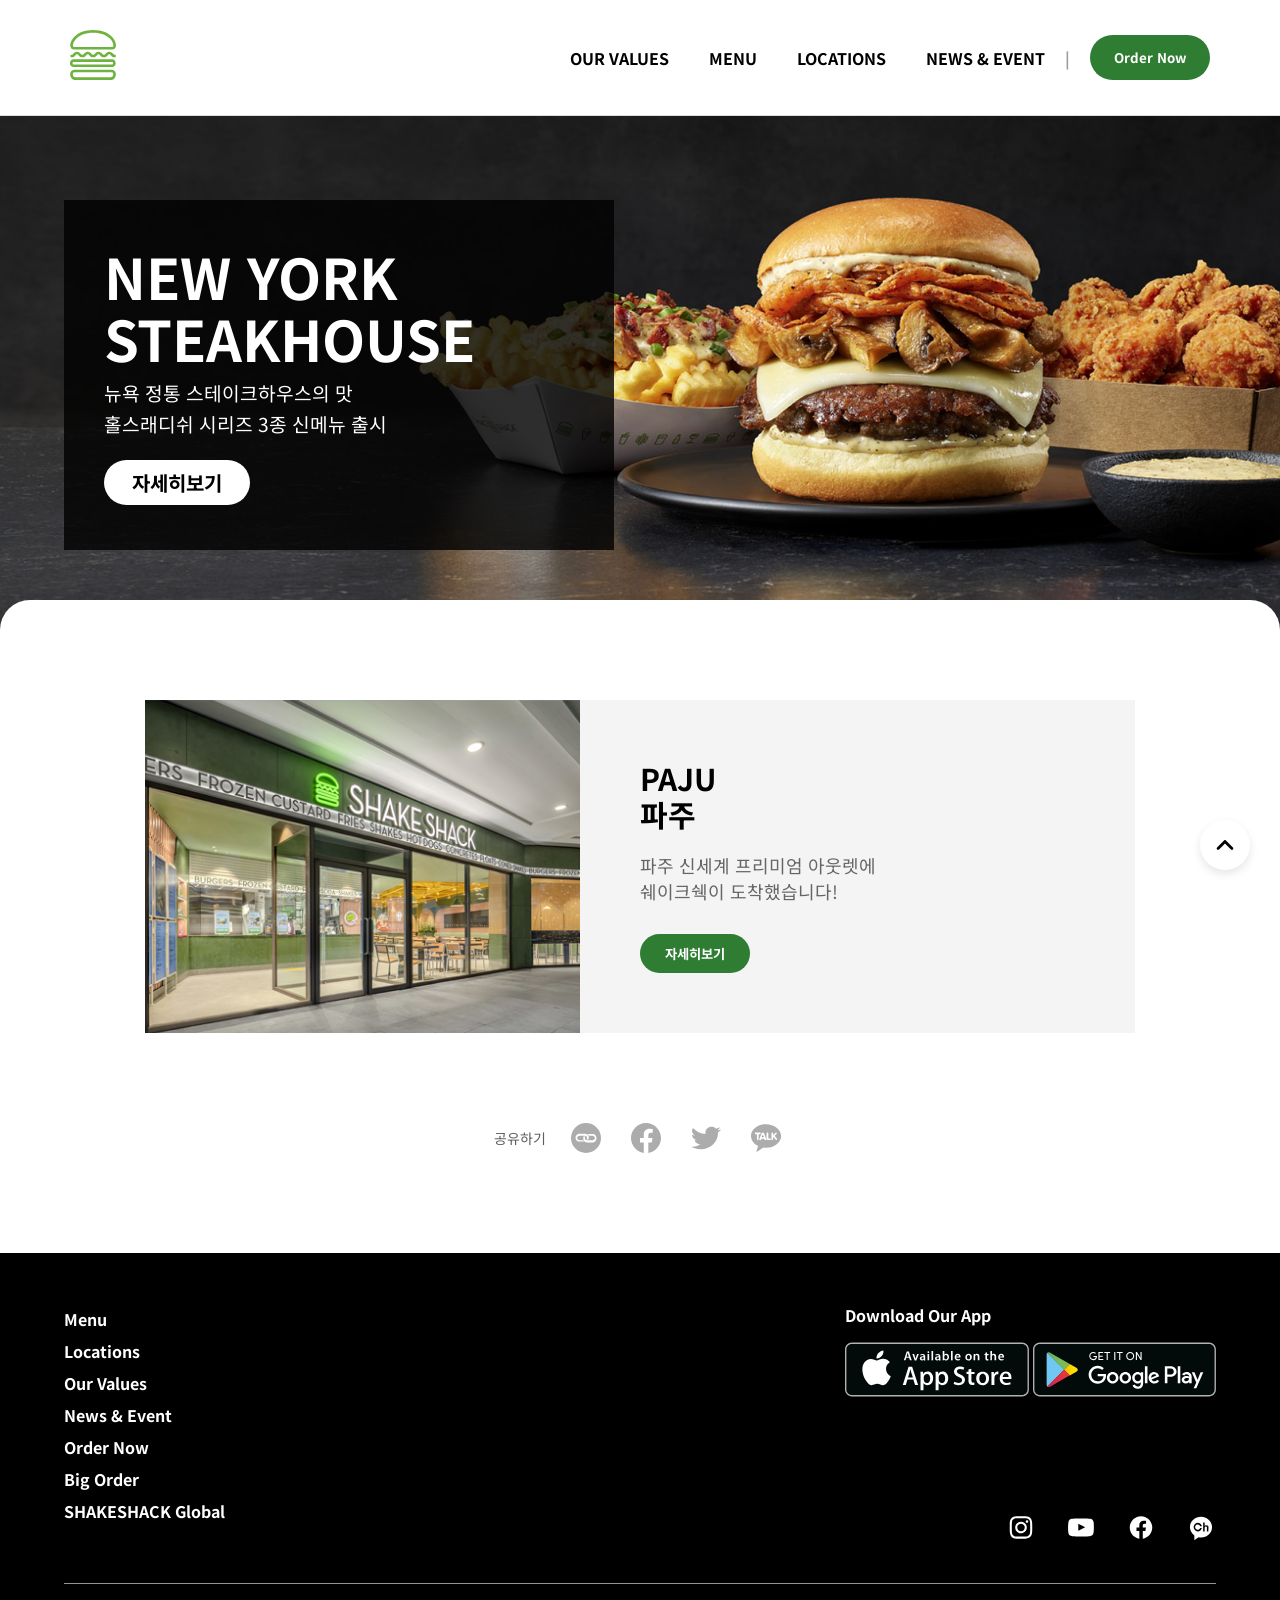
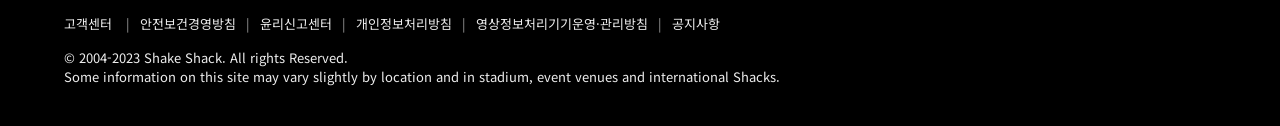
<file: index.html>
<!DOCTYPE html>
<html lang="ko">

<head>
  <meta charset="UTF-8">
  <title>쉑쉑버거 클론코딩</title>
  <!-- <link rel="stylesheet" href="sub.css">
  <link rel="stylesheet" href="grid.css">
  <link rel="stylesheet" href="main.css">
  <link rel="stylesheet" href="fonts.css">
  <link rel="stylesheet" href="popup.css">
  <link rel="stylesheet" href="reset.css">
  <link rel="stylesheet" href="commom.css">
  <link rel="stylesheet" href="layout.css">
  <link rel="stylesheet" href="swiper.css"> -->
  <link rel="stylesheet" href="style3.css">
</head>

<body>

  <header id="main-header">
    <div class="top-bar">
      <div class="top-content">
        <span>Follow us</span>
        <div class="sns-icons">
          <img src="image/icon_insta.svg" alt="instagram">
          <img src="image/icon_youtube.svg" alt="youtube">
          <img src="image/icon_facebook.svg" alt="facebook">
          <img src="image/icon_kakao.svg" alt="kakao">
        </div>
      </div>
    </div>

    <nav class="main-nav">
      <div class="logo">
        <a href="index.html">
        <img src="image/ss_logo.svg" alt="쉑쉑로고"></a>
      </div>
      <ul class="menu-list">
        <li class="hover-menu">
          <span class="text-origin">OUR VALUES</span>
          <span class="text-hover">브랜드스토리</span>
        </li>
        <li class="hover-menu">
          <span class="text-origin">MENU</span>
          <span class="text-hover">메뉴</span>
        </li>
        <li class="hover-menu">
          <span class="text-origin">LOCATIONS</span>
          <span class="text-hover">매장안내</span>
        </li>
        <li class="hover-menu">
          <span class="text-origin">NEWS &amp; EVENT</span>
          <span class="text-hover">뉴스&amp;이벤트</span>
        </li>
      </ul>
      <button class="order-btn">
        <span class="btn-origin">Order Now</span>
        <span class="btn-hover">주문하기</span>
      </button>

    </nav>

    <a href="#top" class="btn-goto-top">
  <img src="image/icon_arrow-top.svg" alt="위로 가기">
</a>
  </header>

  <section class="hero" id="slider">
    <div class="slides-container">
    <div class="slide-item" id="slide-1">
    <div class="hero-text">
      <h1><b>NEW YORK<br>STEAKHOUSE</b></h1>
      <p>뉴욕 정통 스테이크하우스의 맛<br> 홀스래디쉬 시리즈 3종 신메뉴 출시</p>
      <a href="index1.html" class="detail-link">자세히보기</a>
    </div>
    <a href="#slide-4" class="slide-arrow prev-btn"><span class="arrow-left"></span></a>
    <a href="#slide-2" class="slide-arrow next-btn"><span class="arrow-right"></span></a>
      </div>
    <div class="slide-item" id="slide-2">
      <div class="hero-text">
        <h1><b>SHACK ALL DAY</b></h1>
        <p>하루 종일, 더 풍성하게!<br>쉑 올데이 세트 혜택을 만나보세요</p>
        <button>자세히보기</button>
      </div>
      <a href="#slide-1" class="slide-arrow prev-btn"><span class="arrow-left"></span></a>
      <a href="#slide-3" class="slide-arrow next-btn"><span class="arrow-right"></span></a>
    </div>
<div class="slide-item" id="slide-3">
     <div class="hero-text">
        <h1><b>FROM GRILL TO<BR> GREATNESS,<BR> OUR BEEF PATTY<BR>STORY</b></h1>
        <button>자세히보기</button>
      </div>
      <a href="#slide-2" class="slide-arrow prev-btn"><span class="arrow-left"></span></a>
      <a href="#slide-4" class="slide-arrow next-btn"><span class="arrow-right"></span></a>
    </div>
<div class="slide-item" id="slide-4">
  <a href="#slide-3" class="slide-arrow prev-btn"><span class="arrow-left"></span></a>
  <a href="#slide-1" class="slide-arrow next-btn"><span class="arrow-right"></span></a>
  
</div></div>

  </section>

  <section class="promotion">
    <div class="promotion-inner">
      <div class="promotion-container">
        <div class="promotion-img">
          <img src="image/location_banner_paju_251223.jpg" alt="파주점 이미지">
        </div>

        <div class="container-text">
          <h2>PAJU<br>파주</h2>
          <p>파주 신세계 프리미엄 아웃렛에<br>쉐이크쉑이 도착했습니다!</p>
          <button class="detail-btn">자세히보기</button>
        </div>
      </div>
      <div class="row-bar">
        <div class="row-content">
          <span>공유하기</span>
          <div class="share-icons">
            <img src="image/icon_share_link.svg" alt="link">
            <img src="image/icon_share_facebook.svg" alt="facebook">
            <img src="image/icon_share_twitter.svg" alt="twitter">
            <img src="image/icon_share_kakaotalk.svg" alt="kakao">
          </div>
        </div>
      </div>
    </div>
  </section>

  <footer id="footer">
    <div class="footer-inner">
      <div class="footer-top">
        <nav class="footer-menu">
          <ul>
            <li><a href="#">Menu</a></li>
            <li><a href="#">Locations</a></li>
            <li><a href="#">Our Values</a></li>
            <li><a href="#">News & Event</a></li>
            <li><a href="#">Order Now</a></li>
            <li><a href="#">Big Order</a></li>
            <li><a href="#">SHAKESHACK Global</a></li>
          </ul>
        </nav>

        <div class="footer-right">
          <div class="app-links">
            <p>Download Our App</p>
            <img src="image/app_appstore.svg" alt="App Store">
            <img src="image/app_googleplay.svg" alt="Google Play">
          </div>
          <div class="sns-links">
            <img src="image/icon_insta.svg" alt="Instagram">
            <img src="image/icon_youtube.svg" alt="Youtube">
            <img src="image/icon_facebook.svg" alt="Facebook">
            <img src="image/icon_kakao.svg" alt="Kakao">
          </div>
        </div>
      </div>

      <div class="footer-bottom">
        <ul class="policy-menu">
          <li><a href="#">고객센터 </a></li>
          <li><a href="#">안전보건경영방침</a></li>
          <li><a href="#">윤리신고센터</a></li>
          <li><a href="#">개인정보처리방침</a></li>
          <li><a href="#">영상정보처리기기운영·관리방침</a></li>
          <li><a href="#">공지사항</a></li>
        </ul>
        <p class="copyright">© 2004-2023 Shake Shack. All rights Reserved.</p>
        <p class="copyright">Some information on this site may vary slightly by location and in stadium, event venues
          and international Shacks.</p>
      </div>
    </div>
  </footer>



  <!--
<footer role="contentinfo" id="footer">
   <div class="layout-grid grid-cnt-common">
         <div class="footer-wrap">
            <div class="footer-top">
               <nav role="navigation" aria-label="Main Navigation" id="block-footer" class="quickMenu">
                  <ul class="body-normal">
                     <li><a href="/sub/menu.jsp#tab1">Menu</a></li>
                     <li><a href="/sub/location/location.jsp">Locations</a></li>
                     <li><a href="/sub/values.jsp">Our Values</a></li>
                     <li><a href="/sub/newsnevent.jsp">News &amp; Event</a></li>
                     <li><a href="/sub/order.jsp">Order Now</a></li>
                     <li><a href="/bigorder.jsp">Big Order</a></li>
                     <li><a href="https://www.shakeshack.com/" target="_blank" rel="noopener noreferrer">SHAKESHACK Global</a></li>
                  </ul>
               </nav>
               <div class="footer-right">
                  <nav role="navigation" aria-label="Main Navigation" id="block-footer" class="appLink">
                     <p>Download Our App</p>
                     <ul>
                        <li class="appstore"><a href="https://api.happypointcard.com/page/happy-story/happy-story-view.spc?idx=2477&amp;share=Y" target="_blank" rel="noopener noreferrer">App Store</a></li>
                        <li class="google"><a href="https://api.happypointcard.com/page/happy-story/happy-story-view.spc?idx=2477&amp;share=Y" target="_blank" rel="noopener noreferrer">Google Play</a></li>
                     </ul>
                  </nav>
                  <nav role="navigation" aria-label="Main Navigation" id="block-footer" class="snsLink">
                     <ul>
                        <li class="insta"><a href="https://www.instagram.com/shakeshackkr/" target="_blank" rel="noopener noreferrer">Instagram</a></li>
                        <li class="youtube"><a href="https://www.youtube.com/channel/UCw86ggEkvY8_RXpvCFjNS6g" target="_blank" rel="noopener noreferrer">Youtube</a></li>
                        <li class="facebook"><a href="https://www.facebook.com/shakeshackkorea" target="_blank" rel="noopener noreferrer">Facebook</a></li>
                        <li class="kakao"><a href="https://pf.kakao.com/_xdlBDj" target="_blank" rel="noopener noreferrer">Kakao Channel</a></li>
                     </ul>
                  </nav>
               </div>
            </div>
            <div class="footer-bot">
               <nav role="navigation" aria-label="Main Navigation" id="block-footer" class="botMenu">
                  <ul class="policy body-s-normal-kr">
                     <li><a href="/sub/cs.jsp">고객센터</a></li>
               <li><a href="/sub/safety.jsp">안전보건경영방침</a></li>
                     <li><a href="https://www.spc.co.kr/compliance/hotline " target="_blank" rel="noopener noreferrer">윤리신고센터</a></li>
                     <li><a href="/sub/personal.jsp">개인정보처리방침</a></li>
                     <li><a href="/sub/cctv.jsp">영상정보처리기기운영·관리방침</a></li>
                     <li><a href="/sub/notice_list.jsp">공지사항</a></li>
                  </ul>
               </nav>
               <p class="copyright engReg body-s-normal">
                  <sup>©</sup>2004-2023 Shake Shack. All rights Reserved.
               </p>
               <p class="info engReg body-s-normal">
                  Some information on this site may vary slightly by location and in stadium, event venues and international Shacks.
               </p>
            </div>
         </div>
   </div>
</footer>-->



  <!-- <div
    style="height: 2000px; padding-top: 200px; text-align: center;">
  </div> -->

  <script>
    window.addEventListener('scroll', function () {
      const header = document.getElementById('main-header');
      if (window.scrollY > 50) {
        header.classList.add('scrolled');
      } else {
        header.classList.remove('scrolled');
      }
    });
  </script>
</body>

</html>
</file>
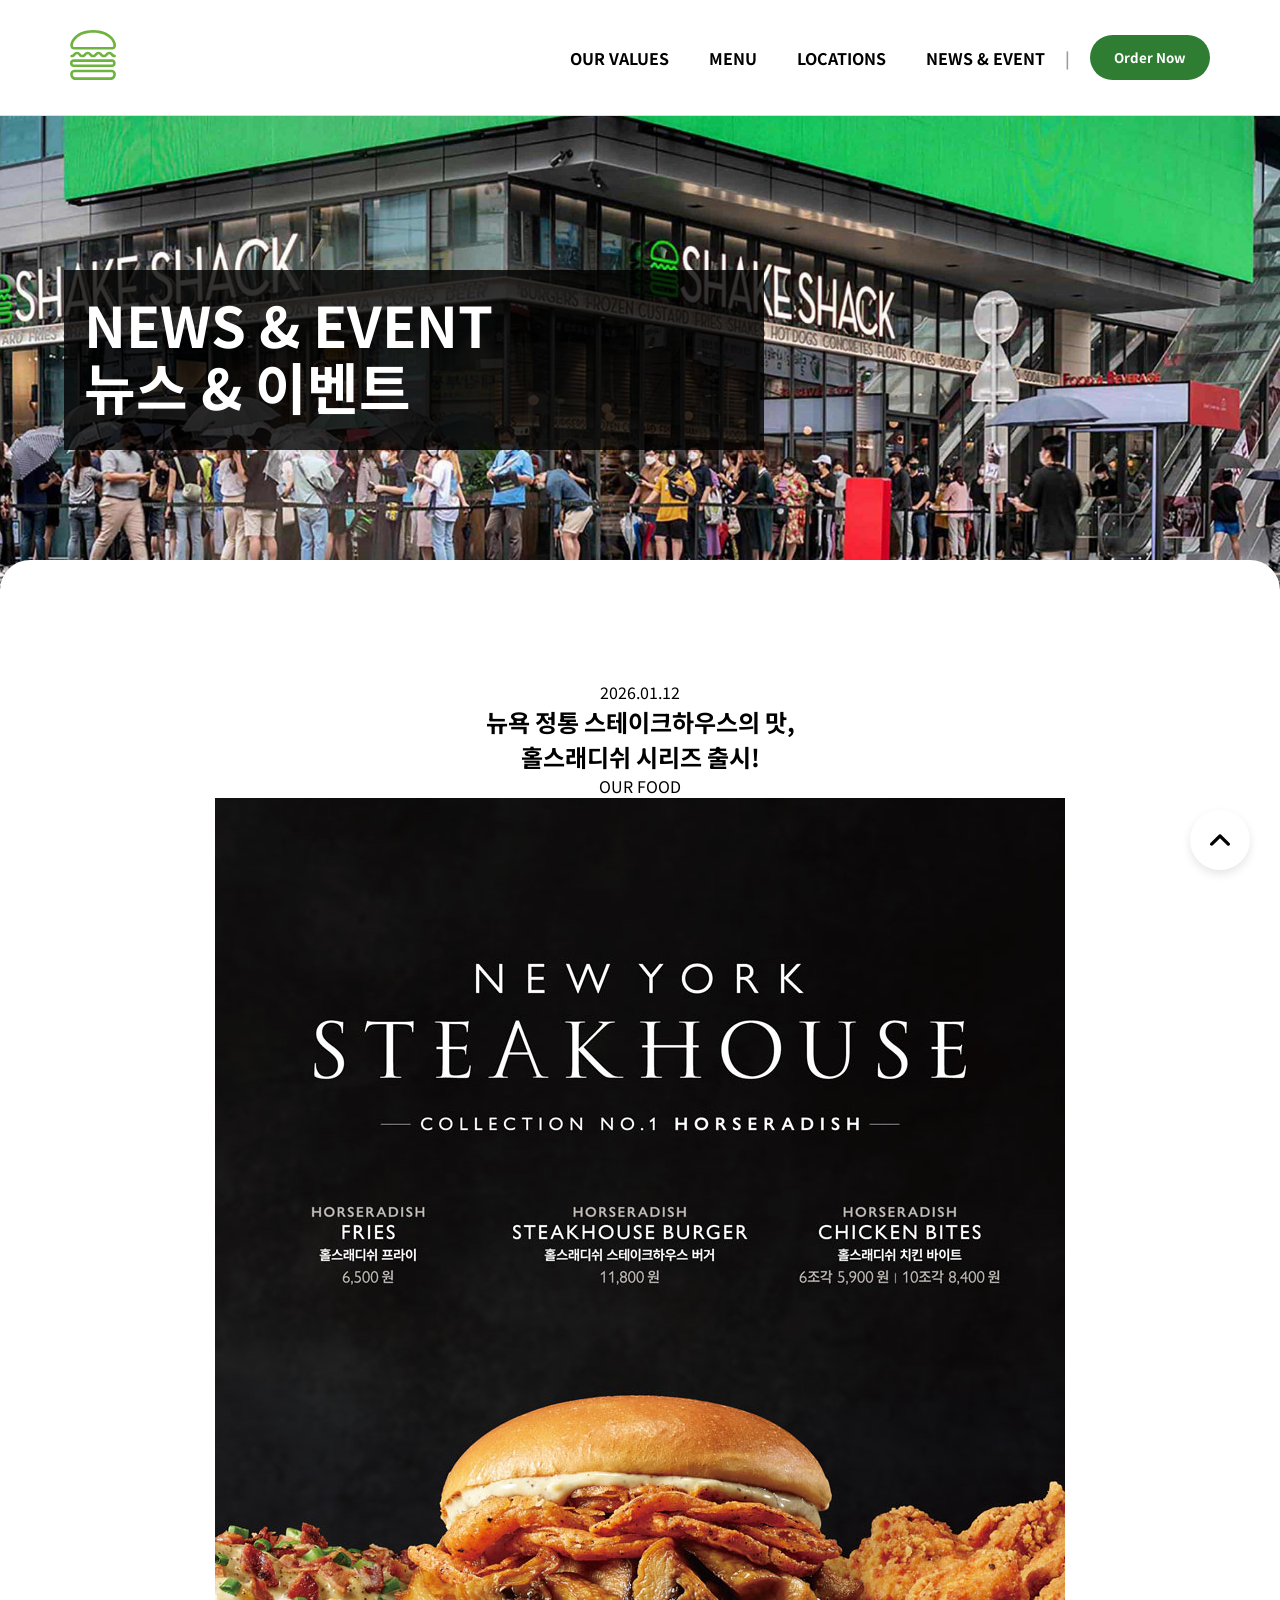
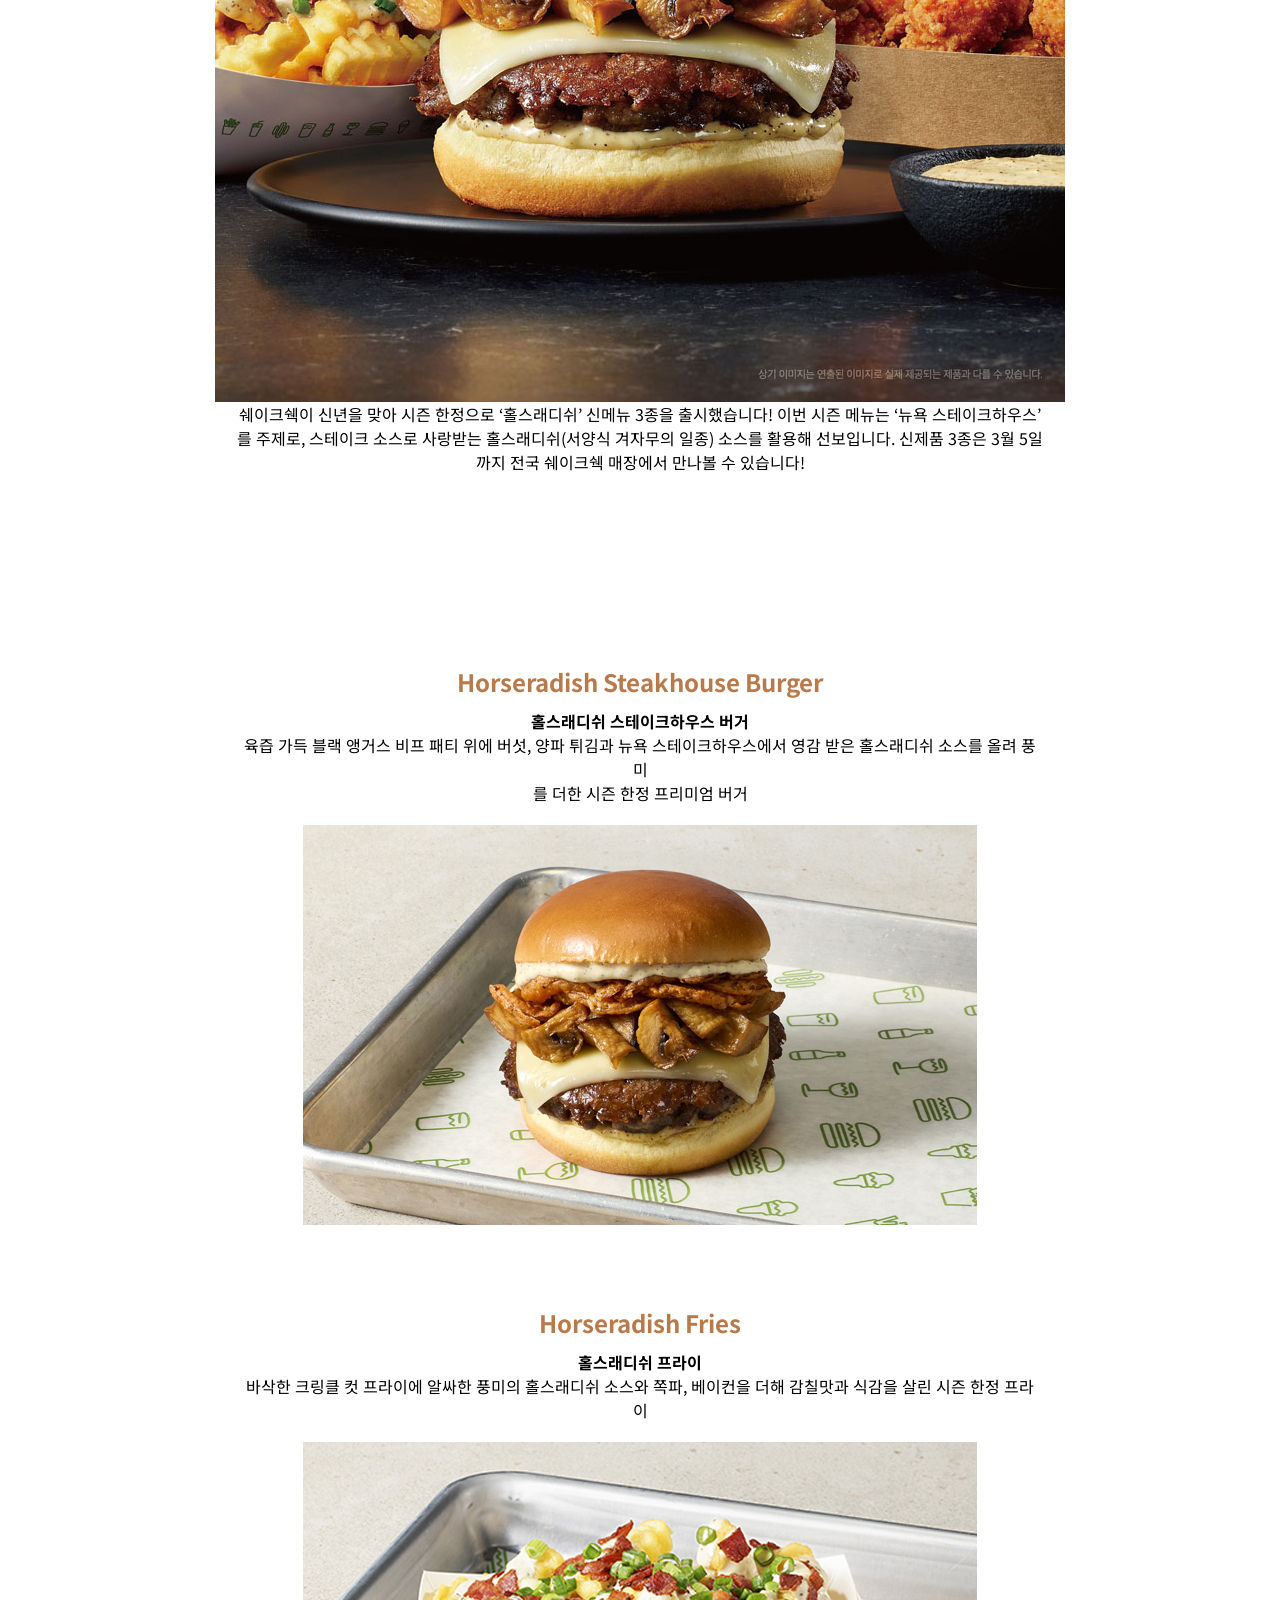
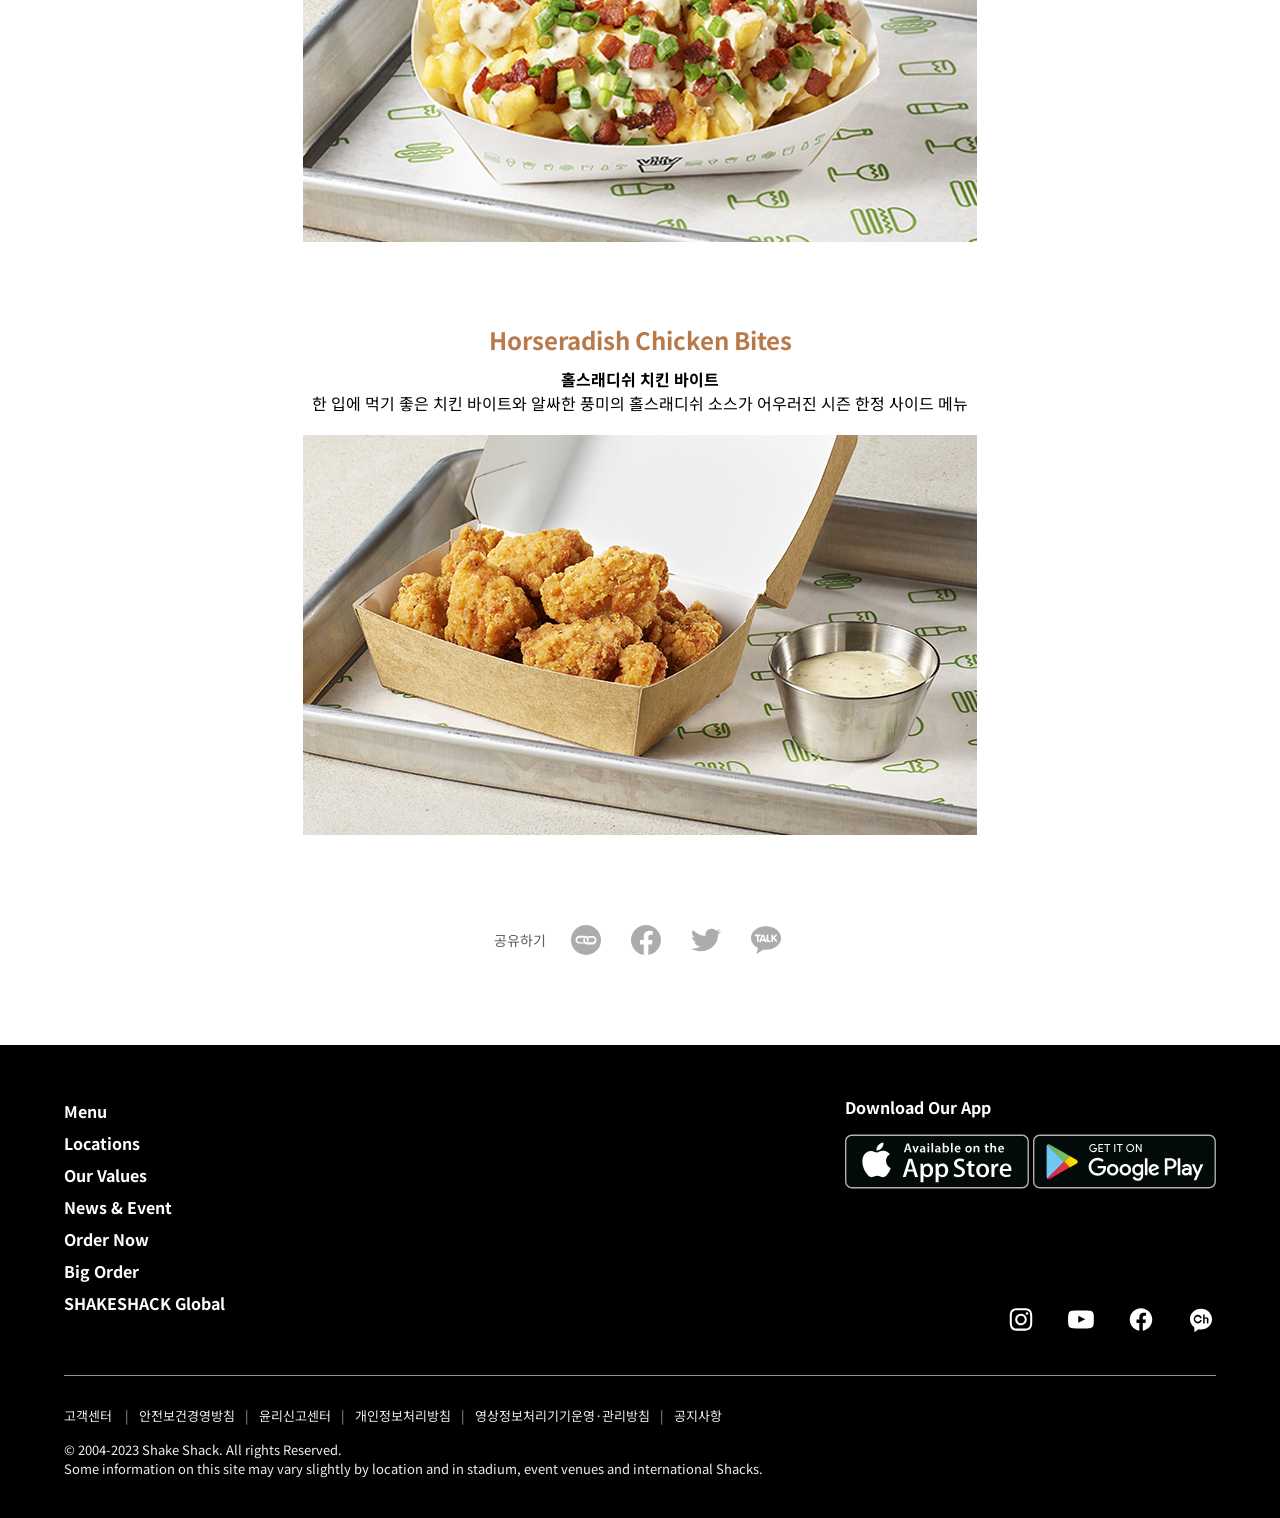
<file: index1.html>
<!DOCTYPE html>
<html lang="en">
<head>
  <meta charset="UTF-8">
  <meta name="viewport" content="width=device-width, initial-scale=1.0">
  <title>menu-detail1</title>
  <link rel="stylesheet" href="style3-1.css">
</head>
<body>
  <header id="main-header">
    <div class="top-bar">
      <div class="top-content">
        <span>Follow us</span>
        <div class="sns-icons">
          <img src="image/icon_insta.svg" alt="instagram">
          <img src="image/icon_youtube.svg" alt="youtube">
          <img src="image/icon_facebook.svg" alt="facebook">
          <img src="image/icon_kakao.svg" alt="kakao">
        </div>
      </div>
    </div>

    <nav class="main-nav">
      <div class="logo">
        <a href="index.html">
        <img src="image/ss_logo.svg" alt="쉑쉑로고"></a>
      </div>
      <ul class="menu-list">
        <li class="hover-menu">
          <span class="text-origin">OUR VALUES</span>
          <span class="text-hover">브랜드스토리</span>
        </li>
        <li class="hover-menu">
          <span class="text-origin">MENU</span>
          <span class="text-hover">메뉴</span>
        </li>
        <li class="hover-menu">
          <span class="text-origin">LOCATIONS</span>
          <span class="text-hover">매장안내</span>
        </li>
        <li class="hover-menu">
          <span class="text-origin">NEWS &amp; EVENT</span>
          <span class="text-hover">뉴스&amp;이벤트</span>
        </li>
      </ul>
      <button class="order-btn">
        <span class="btn-origin">Order Now</span>
        <span class="btn-hover">주문하기</span>
      </button>

    </nav>

    <a href="#top" class="btn-goto-top">
  <img src="image/icon_arrow-top.svg" alt="위로 가기">
</a>
  </header>
<main style="height: 2000px; padding-top: 110px;">
  <Section class="main-visual">
    <div class="topview">
      <div class="newstitle">
        <h1><b>NEWS &amp; EVENT <br> 뉴스 &amp; 이벤트</b></h1>
      </div>
    </div>
  </Section>
  <div class="promotion">
<div class="content-box">
  <section class="post-header">
    <p class="post-date">2026.01.12</p>
    <h1 class="post-title">뉴욕 정통 스테이크하우스의 맛,<br>홀스래디쉬 시리즈 출시!</h1>
    <p class="post-category">OUR FOOD</p>
    <img src="image/blog_view_260112.jpg" alt="메인 홍보 이미지">
    <p class="post-intro">
    쉐이크쉑이 신년을 맞아 시즌 한정으로 ‘홀스래디쉬’ 신메뉴 3종을 출시했습니다! 이번 시즌 메뉴는 ‘뉴욕 스테이크하우스’<br>를 주제로, 스테이크 소스로 사랑받는 홀스래디쉬(서양식 겨자무의 일종) 소스를 활용해 선보입니다. 신제품 3종은 3월 5일<br>까지 전국 쉐이크쉑 매장에서 만나볼 수 있습니다!</p>
  </section>
</div>
  <section class="post-body">
    <h2>Horseradish Steakhouse Burger</h2>
    <p><b>홀스래디쉬 스테이크하우스 버거</b><br>
    육즙 가득 블랙 앵거스 비프 패티 위에 버섯, 양파 튀김과 뉴욕 스테이크하우스에서 영감 받은 홀스래디쉬 소스를 올려 풍미<br>를 더한 시즌 한정 프리미엄 버거</p>
    <img src="image/burger_260112.jpg" alt="burger">
    <h2>Horseradish Fries</h2>
    <p><b>홀스래디쉬 프라이</b><br>바삭한 크링클 컷 프라이에 알싸한 풍미의 홀스래디쉬 소스와 쪽파, 베이컨을 더해 감칠맛과 식감을 살린 시즌 한정 프라이</p>
    <img src="image/fries_260112.jpg" alt="feies">
    <h2>Horseradish Chicken Bites</h2>
    <p><b>홀스래디쉬 치킨 바이트</b><br>한 입에 먹기 좋은 치킨 바이트와 알싸한 풍미의 홀스래디쉬 소스가 어우러진 시즌 한정 사이드 메뉴</p>
    <img src="image/chicken_260112.jpg" alt="Chicken">
    

<div class="row-bar">
        <div class="row-content">
          <span>공유하기</span>
          <div class="share-icons">
            <img src="image/icon_share_link.svg" alt="link">
            <img src="image/icon_share_facebook.svg" alt="facebook">
            <img src="image/icon_share_twitter.svg" alt="twitter">
            <img src="image/icon_share_kakaotalk.svg" alt="kakao">
          </div>
        </div>
      </div>
      
  </section>
</main>




<footer id="footer">
    <div class="footer-inner">
      <div class="footer-top">
        <nav class="footer-menu">
          <ul>
            <li><a href="#">Menu</a></li>
            <li><a href="#">Locations</a></li>
            <li><a href="#">Our Values</a></li>
            <li><a href="#">News & Event</a></li>
            <li><a href="#">Order Now</a></li>
            <li><a href="#">Big Order</a></li>
            <li><a href="#">SHAKESHACK Global</a></li>
          </ul>
        </nav>

        <div class="footer-right">
          <div class="app-links">
            <p>Download Our App</p>
            <img src="image/app_appstore.svg" alt="App Store">
            <img src="image/app_googleplay.svg" alt="Google Play">
          </div>
          <div class="sns-links">
            <img src="image/icon_insta.svg" alt="Instagram">
            <img src="image/icon_youtube.svg" alt="Youtube">
            <img src="image/icon_facebook.svg" alt="Facebook">
            <img src="image/icon_kakao.svg" alt="Kakao">
          </div>
        </div>
      </div>

      <div class="footer-bottom">
        <ul class="policy-menu">
          <li><a href="#">고객센터 </a></li>
          <li><a href="#">안전보건경영방침</a></li>
          <li><a href="#">윤리신고센터</a></li>
          <li><a href="#">개인정보처리방침</a></li>
          <li><a href="#">영상정보처리기기운영·관리방침</a></li>
          <li><a href="#">공지사항</a></li>
        </ul>
        <p class="copyright">© 2004-2023 Shake Shack. All rights Reserved.</p>
        <p class="copyright">Some information on this site may vary slightly by location and in stadium, event venues
          and international Shacks.</p>
      </div>
    </div>
  </footer>





<script>
    window.addEventListener('scroll', function () {
      const header = document.getElementById('main-header');
      if (window.scrollY > 50) {
        header.classList.add('scrolled');
      } else {
        header.classList.remove('scrolled');
      }
    });
  </script>
</body>
</html>
</file>
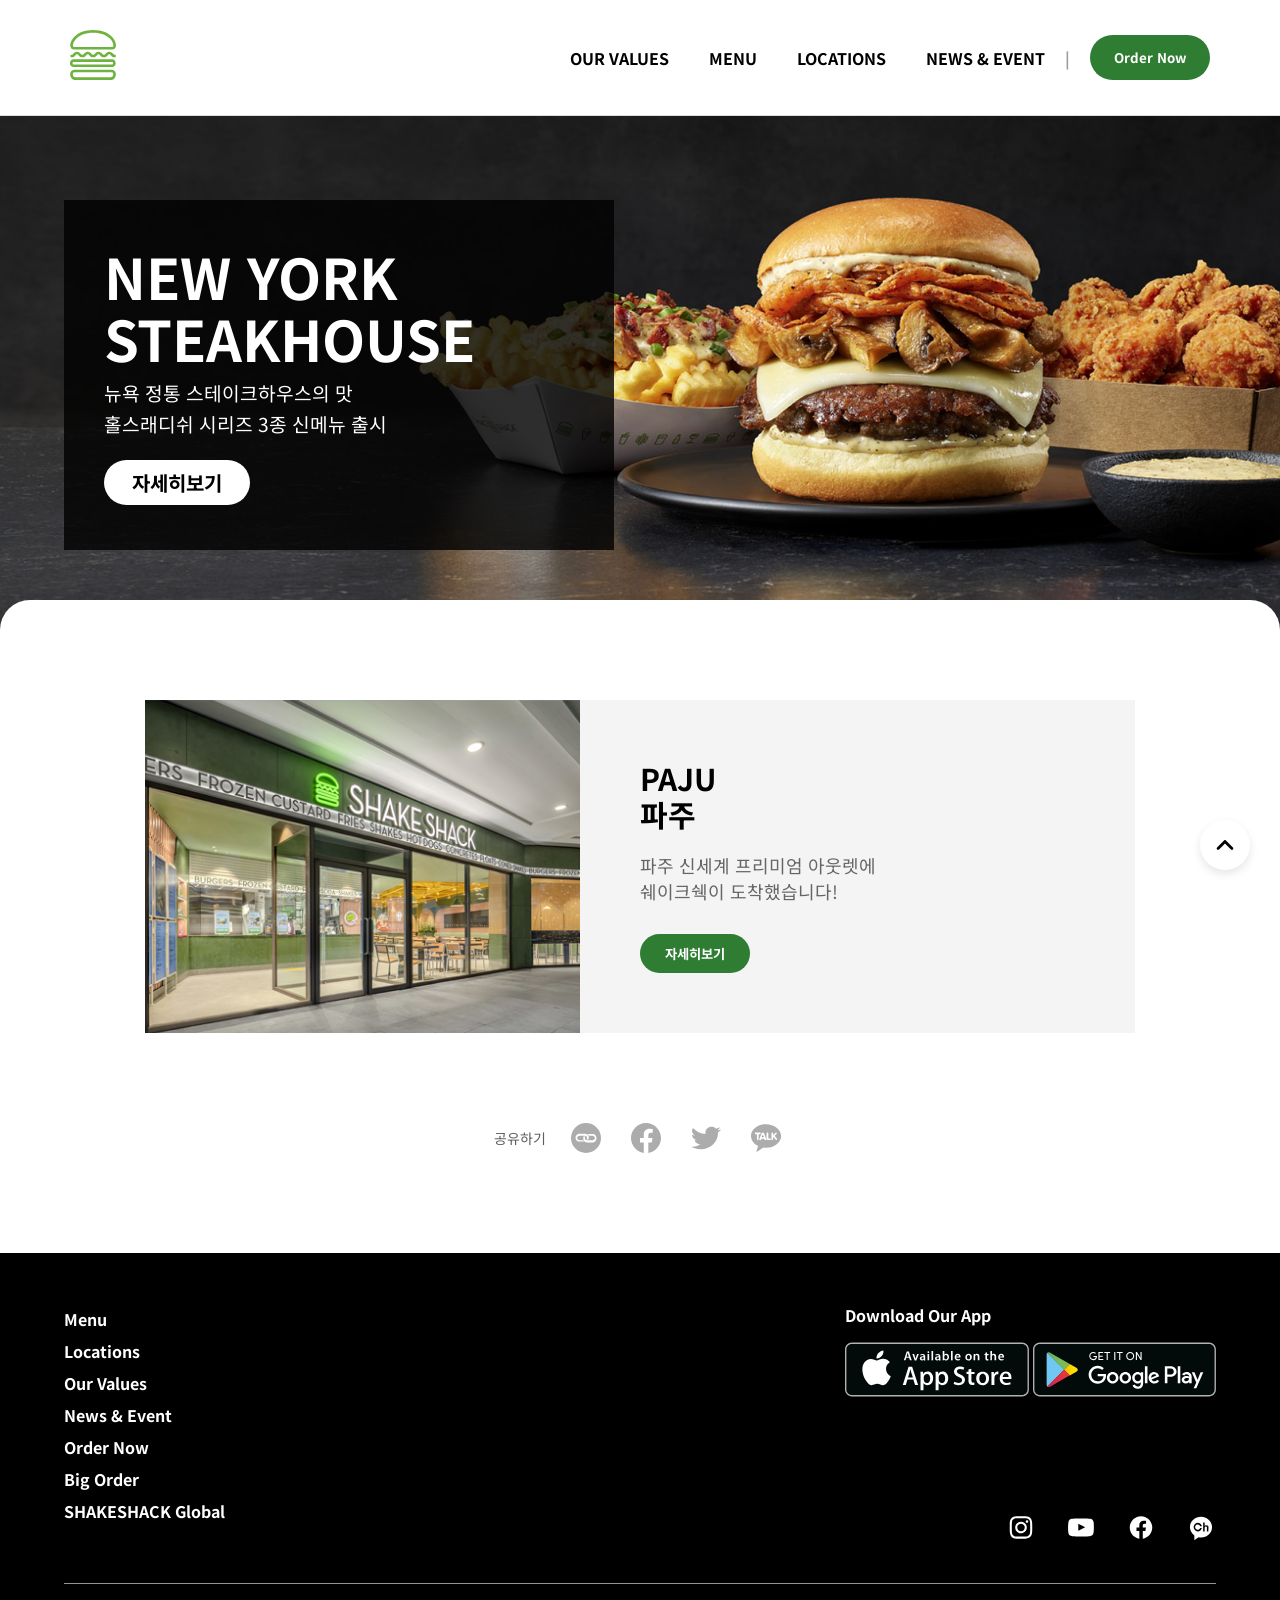
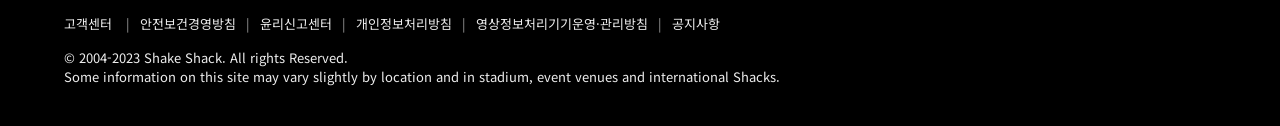
<file: index3.html>
<!DOCTYPE html>
<html lang="ko">

<head>
  <meta charset="UTF-8">
  <title>쉑쉑버거 클론코딩</title>
  <!-- <link rel="stylesheet" href="sub.css">
  <link rel="stylesheet" href="grid.css">
  <link rel="stylesheet" href="main.css">
  <link rel="stylesheet" href="fonts.css">
  <link rel="stylesheet" href="popup.css">
  <link rel="stylesheet" href="reset.css">
  <link rel="stylesheet" href="commom.css">
  <link rel="stylesheet" href="layout.css">
  <link rel="stylesheet" href="swiper.css"> -->
  <link rel="stylesheet" href="style3.css">
</head>

<body>

  <header id="main-header">
    <div class="top-bar">
      <div class="top-content">
        <span>Follow us</span>
        <div class="sns-icons">
          <img src="image/icon_insta.svg" alt="instagram">
          <img src="image/icon_youtube.svg" alt="youtube">
          <img src="image/icon_facebook.svg" alt="facebook">
          <img src="image/icon_kakao.svg" alt="kakao">
        </div>
      </div>
    </div>

    <nav class="main-nav">
      <div class="logo">
        <a href="index3.html">
        <img src="image/ss_logo.svg" alt="쉑쉑로고"></a>
      </div>
      <ul class="menu-list">
        <li class="hover-menu">
          <span class="text-origin">OUR VALUES</span>
          <span class="text-hover">브랜드스토리</span>
        </li>
        <li class="hover-menu">
          <span class="text-origin">MENU</span>
          <span class="text-hover">메뉴</span>
        </li>
        <li class="hover-menu">
          <span class="text-origin">LOCATIONS</span>
          <span class="text-hover">매장안내</span>
        </li>
        <li class="hover-menu">
          <span class="text-origin">NEWS &amp; EVENT</span>
          <span class="text-hover">뉴스&amp;이벤트</span>
        </li>
      </ul>
      <button class="order-btn">
        <span class="btn-origin">Order Now</span>
        <span class="btn-hover">주문하기</span>
      </button>

    </nav>

    <a href="#top" class="btn-goto-top">
  <img src="image/icon_arrow-top.svg" alt="위로 가기">
</a>
  </header>

  <section class="hero" id="slider">
    <div class="slides-container">
    <div class="slide-item" id="slide-1">
    <div class="hero-text">
      <h1><b>NEW YORK<br>STEAKHOUSE</b></h1>
      <p>뉴욕 정통 스테이크하우스의 맛<br> 홀스래디쉬 시리즈 3종 신메뉴 출시</p>
      <a href="menu.html" class="detail-link">자세히보기</a>
    </div>
    <a href="#slide-4" class="slide-arrow prev-btn"><span class="arrow-left"></span></a>
    <a href="#slide-2" class="slide-arrow next-btn"><span class="arrow-right"></span></a>
      </div>
    <div class="slide-item" id="slide-2">
      <div class="hero-text">
        <h1><b>SHACK ALL DAY</b></h1>
        <p>하루 종일, 더 풍성하게!<br>쉑 올데이 세트 혜택을 만나보세요</p>
        <button>자세히보기</button>
      </div>
      <a href="#slide-1" class="slide-arrow prev-btn"><span class="arrow-left"></span></a>
      <a href="#slide-3" class="slide-arrow next-btn"><span class="arrow-right"></span></a>
    </div>
<div class="slide-item" id="slide-3">
     <div class="hero-text">
        <h1><b>FROM GRILL TO<BR> GREATNESS,<BR> OUR BEEF PATTY<BR>STORY</b></h1>
        <button>자세히보기</button>
      </div>
      <a href="#slide-2" class="slide-arrow prev-btn"><span class="arrow-left"></span></a>
      <a href="#slide-4" class="slide-arrow next-btn"><span class="arrow-right"></span></a>
    </div>
<div class="slide-item" id="slide-4">
  <a href="#slide-3" class="slide-arrow prev-btn"><span class="arrow-left"></span></a>
  <a href="#slide-1" class="slide-arrow next-btn"><span class="arrow-right"></span></a>
  
</div></div>

  </section>

    <!-- <div class="hero-control">
      <button class="play-btn"><div class="play-shape"></div></button>
      <div class="indicator-bars">
        <a href="#slide-1"><img src="image/icon_paging_on.svg" alt="1"></a>
      <a href="#slide-2"><img src="image/icon_paging.svg" alt="2"></a>
      <a href="#slide-3"><img src="image/icon_paging.svg" alt="3"></a>
      <a href="#slide-4"><img src="image/icon_paging.svg" alt="4"></a>
    </div>
    </div> -->

  <section class="promotion">
    <div class="promotion-inner">
      <div class="promotion-container">
        <div class="promotion-img">
          <img src="image/location_banner_paju_251223.jpg" alt="파주점 이미지">
        </div>

        <div class="container-text">
          <h2>PAJU<br>파주</h2>
          <p>파주 신세계 프리미엄 아웃렛에<br>쉐이크쉑이 도착했습니다!</p>
          <button class="detail-btn">자세히보기</button>
        </div>
      </div>
      <div class="row-bar">
        <div class="row-content">
          <span>공유하기</span>
          <div class="share-icons">
            <img src="image/icon_share_link.svg" alt="link">
            <img src="image/icon_share_facebook.svg" alt="facebook">
            <img src="image/icon_share_twitter.svg" alt="twitter">
            <img src="image/icon_share_kakaotalk.svg" alt="kakao">
          </div>
        </div>
      </div>
    </div>
  </section>

  <footer id="footer">
    <div class="footer-inner">
      <div class="footer-top">
        <nav class="footer-menu">
          <ul>
            <li><a href="#">Menu</a></li>
            <li><a href="#">Locations</a></li>
            <li><a href="#">Our Values</a></li>
            <li><a href="#">News & Event</a></li>
            <li><a href="#">Order Now</a></li>
            <li><a href="#">Big Order</a></li>
            <li><a href="#">SHAKESHACK Global</a></li>
          </ul>
        </nav>

        <div class="footer-right">
          <div class="app-links">
            <p>Download Our App</p>
            <img src="image/app_appstore.svg" alt="App Store">
            <img src="image/app_googleplay.svg" alt="Google Play">
          </div>
          <div class="sns-links">
            <img src="image/icon_insta.svg" alt="Instagram">
            <img src="image/icon_youtube.svg" alt="Youtube">
            <img src="image/icon_facebook.svg" alt="Facebook">
            <img src="image/icon_kakao.svg" alt="Kakao">
          </div>
        </div>
      </div>

      <div class="footer-bottom">
        <ul class="policy-menu">
          <li><a href="#">고객센터 </a></li>
          <li><a href="#">안전보건경영방침</a></li>
          <li><a href="#">윤리신고센터</a></li>
          <li><a href="#">개인정보처리방침</a></li>
          <li><a href="#">영상정보처리기기운영·관리방침</a></li>
          <li><a href="#">공지사항</a></li>
        </ul>
        <p class="copyright">© 2004-2023 Shake Shack. All rights Reserved.</p>
        <p class="copyright">Some information on this site may vary slightly by location and in stadium, event venues
          and international Shacks.</p>
      </div>
    </div>
  </footer>



  <!--
<footer role="contentinfo" id="footer">
   <div class="layout-grid grid-cnt-common">
         <div class="footer-wrap">
            <div class="footer-top">
               <nav role="navigation" aria-label="Main Navigation" id="block-footer" class="quickMenu">
                  <ul class="body-normal">
                     <li><a href="/sub/menu.jsp#tab1">Menu</a></li>
                     <li><a href="/sub/location/location.jsp">Locations</a></li>
                     <li><a href="/sub/values.jsp">Our Values</a></li>
                     <li><a href="/sub/newsnevent.jsp">News &amp; Event</a></li>
                     <li><a href="/sub/order.jsp">Order Now</a></li>
                     <li><a href="/bigorder.jsp">Big Order</a></li>
                     <li><a href="https://www.shakeshack.com/" target="_blank" rel="noopener noreferrer">SHAKESHACK Global</a></li>
                  </ul>
               </nav>
               <div class="footer-right">
                  <nav role="navigation" aria-label="Main Navigation" id="block-footer" class="appLink">
                     <p>Download Our App</p>
                     <ul>
                        <li class="appstore"><a href="https://api.happypointcard.com/page/happy-story/happy-story-view.spc?idx=2477&amp;share=Y" target="_blank" rel="noopener noreferrer">App Store</a></li>
                        <li class="google"><a href="https://api.happypointcard.com/page/happy-story/happy-story-view.spc?idx=2477&amp;share=Y" target="_blank" rel="noopener noreferrer">Google Play</a></li>
                     </ul>
                  </nav>
                  <nav role="navigation" aria-label="Main Navigation" id="block-footer" class="snsLink">
                     <ul>
                        <li class="insta"><a href="https://www.instagram.com/shakeshackkr/" target="_blank" rel="noopener noreferrer">Instagram</a></li>
                        <li class="youtube"><a href="https://www.youtube.com/channel/UCw86ggEkvY8_RXpvCFjNS6g" target="_blank" rel="noopener noreferrer">Youtube</a></li>
                        <li class="facebook"><a href="https://www.facebook.com/shakeshackkorea" target="_blank" rel="noopener noreferrer">Facebook</a></li>
                        <li class="kakao"><a href="https://pf.kakao.com/_xdlBDj" target="_blank" rel="noopener noreferrer">Kakao Channel</a></li>
                     </ul>
                  </nav>
               </div>
            </div>
            <div class="footer-bot">
               <nav role="navigation" aria-label="Main Navigation" id="block-footer" class="botMenu">
                  <ul class="policy body-s-normal-kr">
                     <li><a href="/sub/cs.jsp">고객센터</a></li>
               <li><a href="/sub/safety.jsp">안전보건경영방침</a></li>
                     <li><a href="https://www.spc.co.kr/compliance/hotline " target="_blank" rel="noopener noreferrer">윤리신고센터</a></li>
                     <li><a href="/sub/personal.jsp">개인정보처리방침</a></li>
                     <li><a href="/sub/cctv.jsp">영상정보처리기기운영·관리방침</a></li>
                     <li><a href="/sub/notice_list.jsp">공지사항</a></li>
                  </ul>
               </nav>
               <p class="copyright engReg body-s-normal">
                  <sup>©</sup>2004-2023 Shake Shack. All rights Reserved.
               </p>
               <p class="info engReg body-s-normal">
                  Some information on this site may vary slightly by location and in stadium, event venues and international Shacks.
               </p>
            </div>
         </div>
   </div>
</footer>-->



  <!-- <div
    style="height: 2000px; padding-top: 200px; text-align: center;">
  </div> -->

  <script>
    window.addEventListener('scroll', function () {
      const header = document.getElementById('main-header');
      if (window.scrollY > 50) {
        header.classList.add('scrolled');
      } else {
        header.classList.remove('scrolled');
      }
    });
  </script>
</body>

</html>
</file>
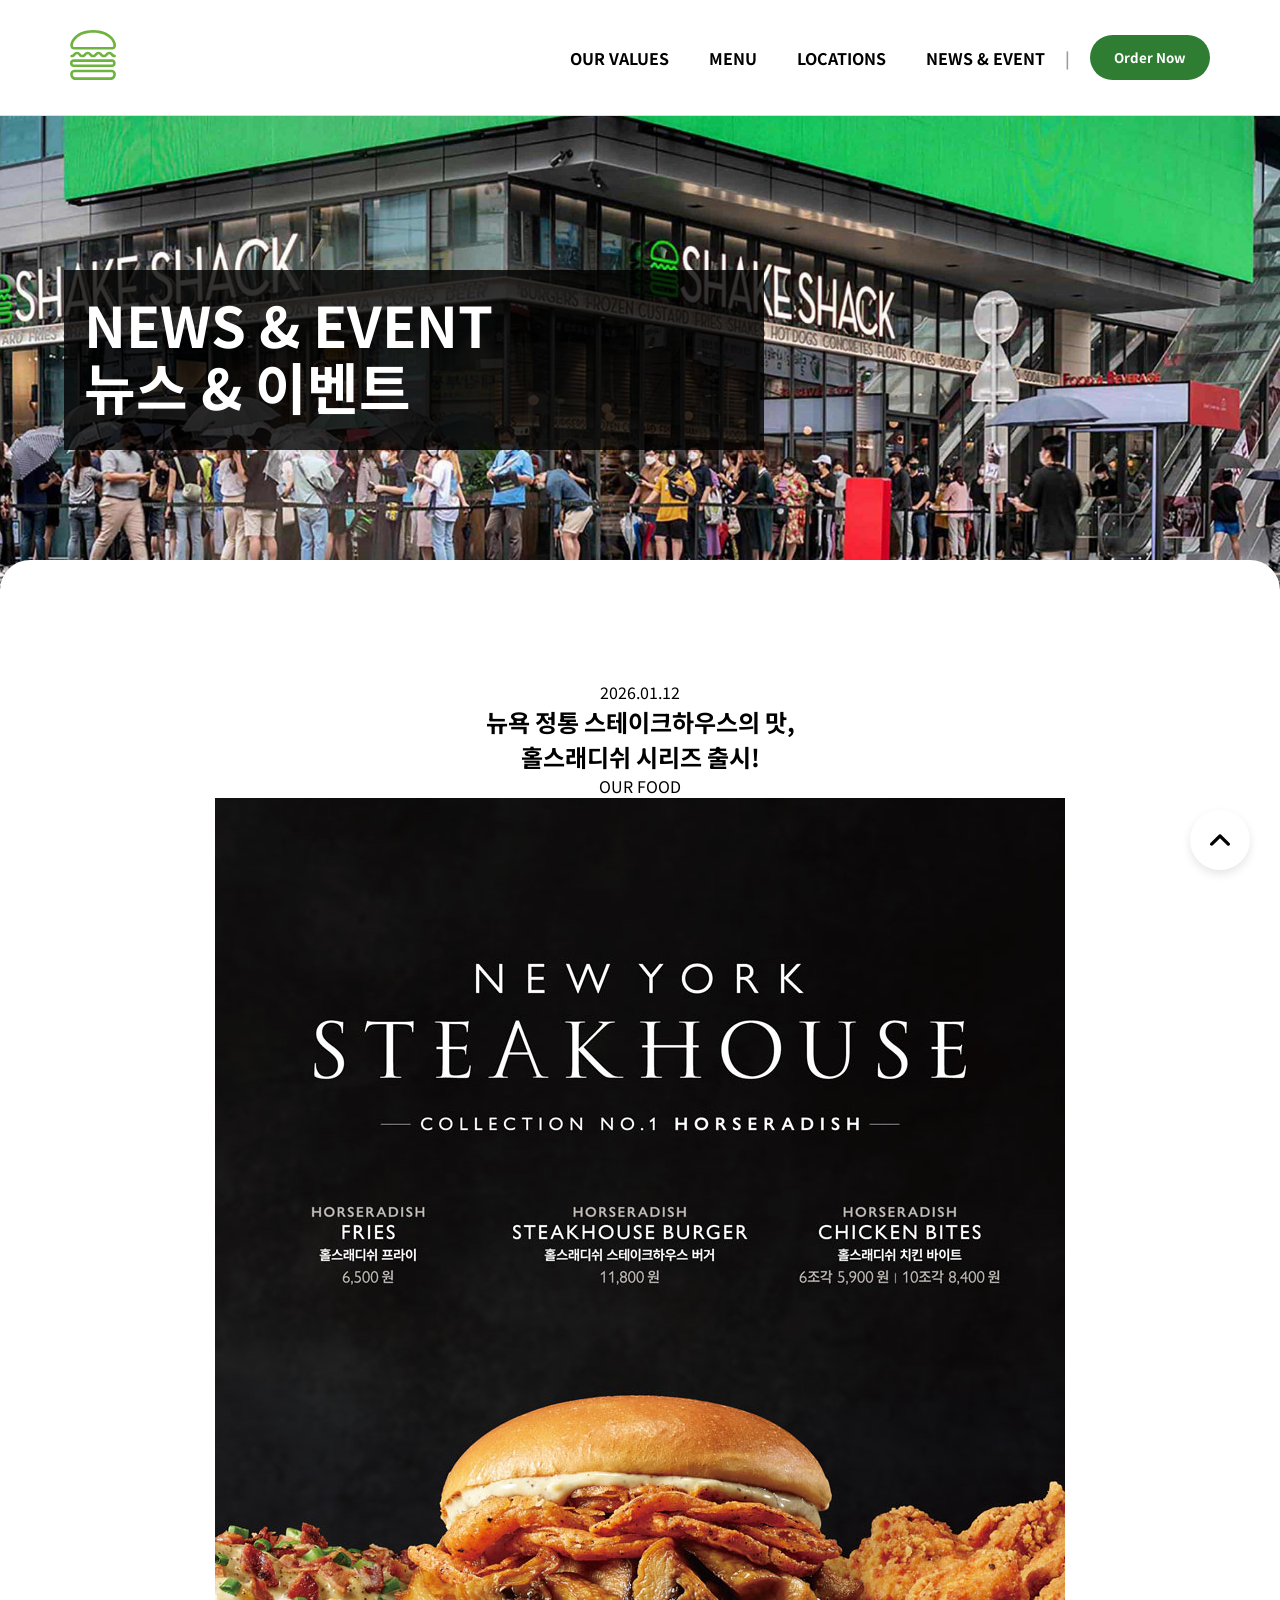
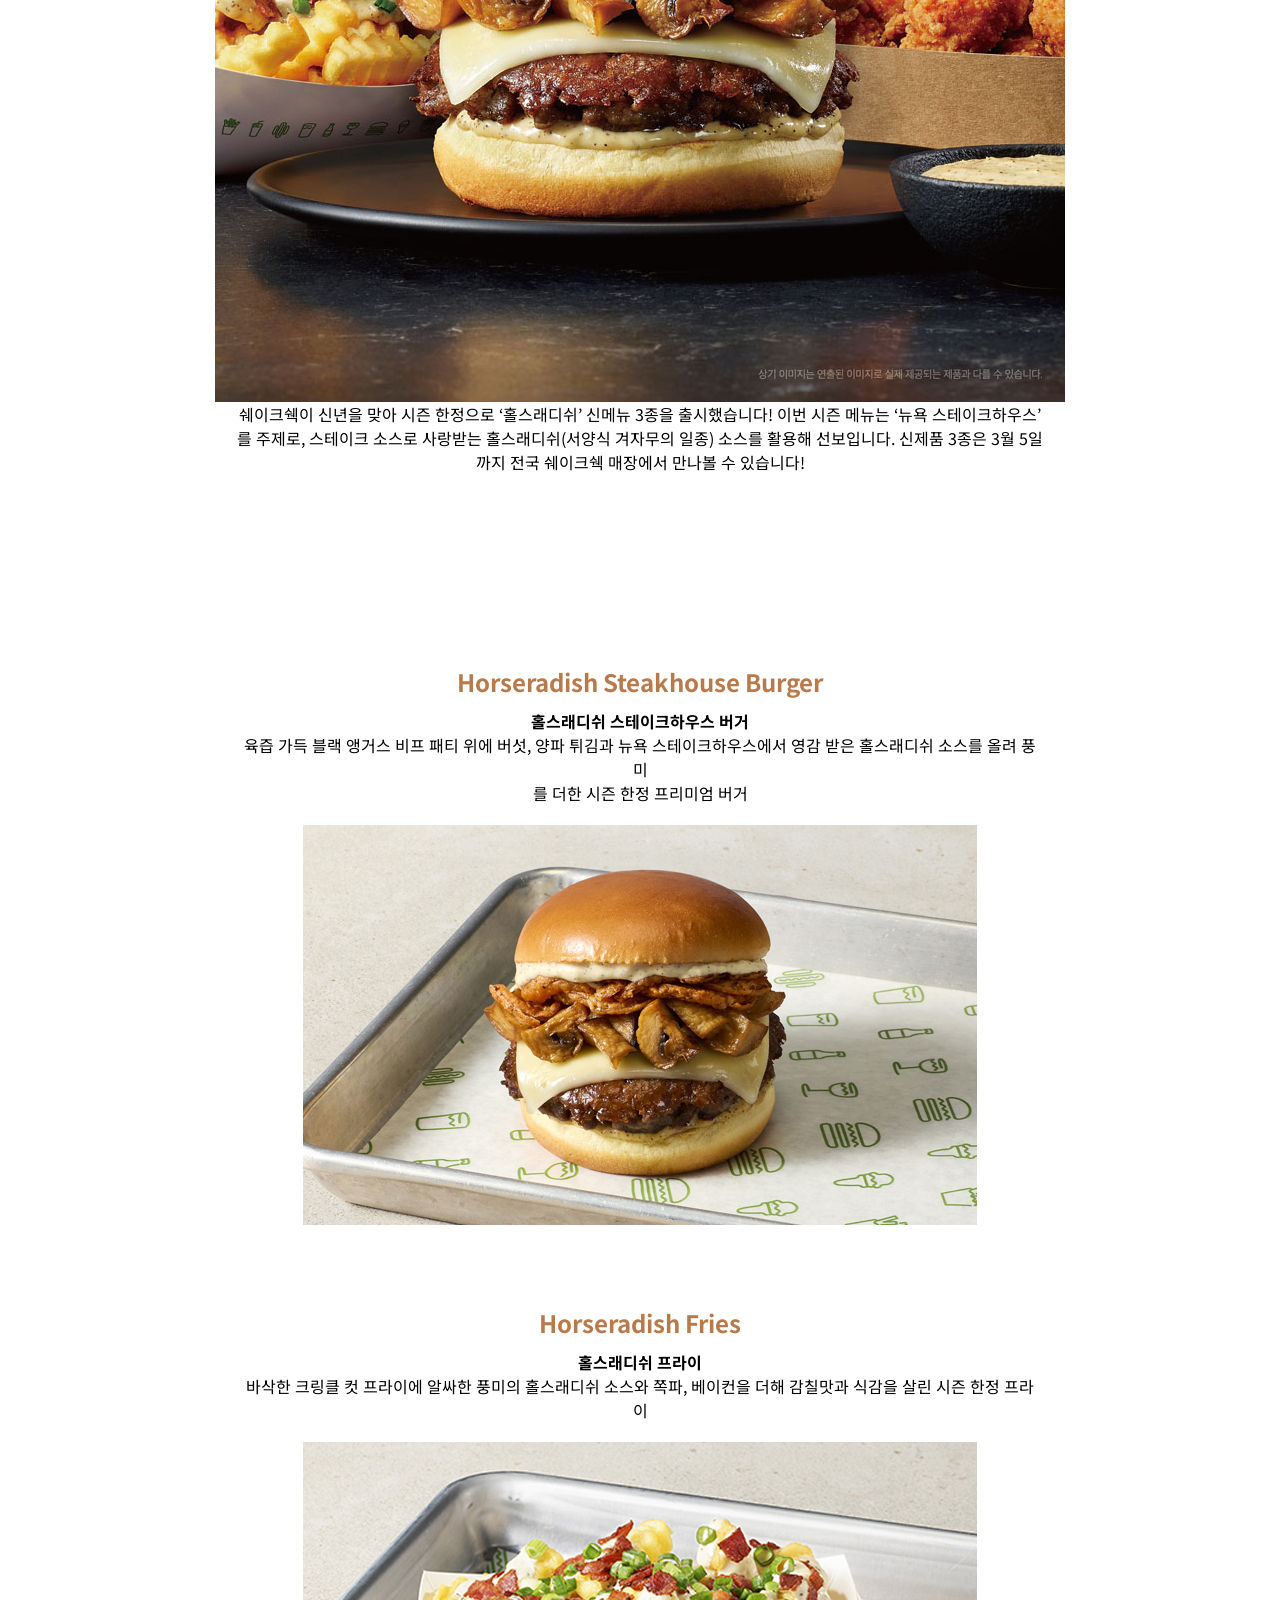
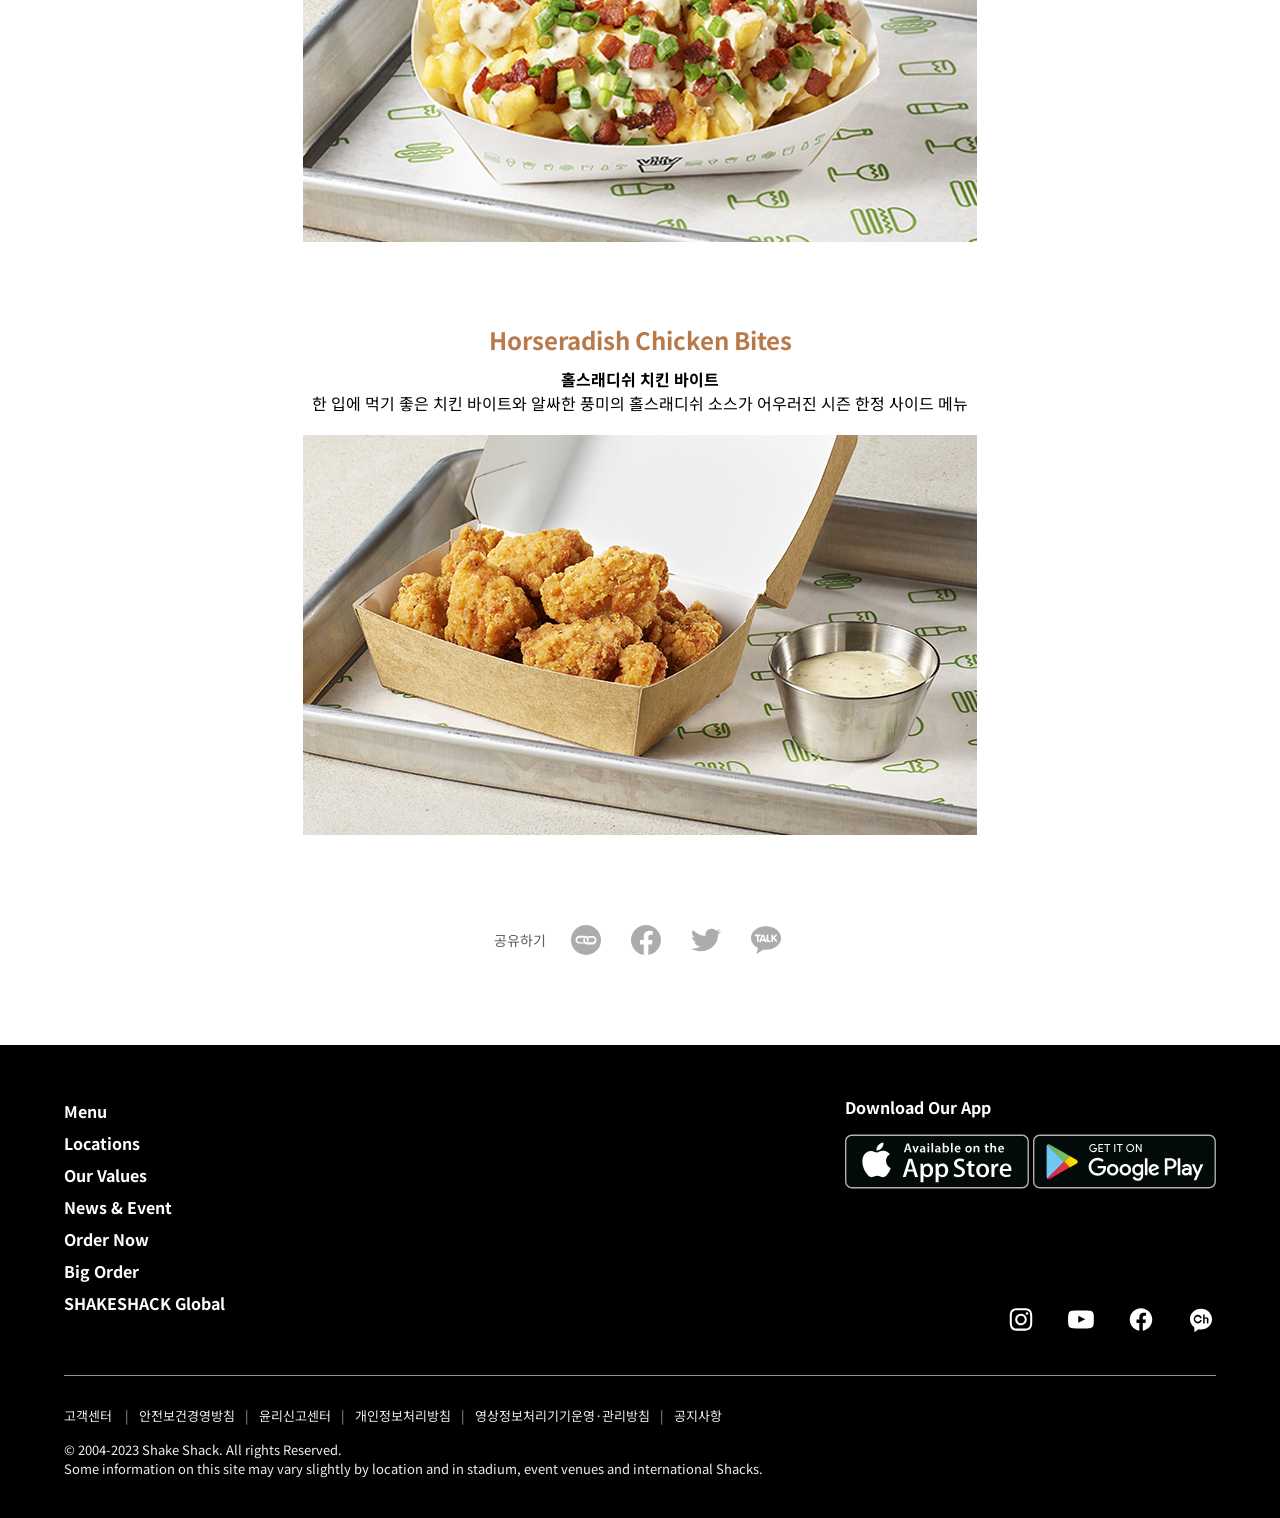
<file: menu.html>
<!DOCTYPE html>
<html lang="en">
<head>
  <meta charset="UTF-8">
  <meta name="viewport" content="width=device-width, initial-scale=1.0">
  <title>menu-detail1</title>
  <link rel="stylesheet" href="style3-1.css">
</head>
<body>
  <header id="main-header">
    <div class="top-bar">
      <div class="top-content">
        <span>Follow us</span>
        <div class="sns-icons">
          <img src="image/icon_insta.svg" alt="instagram">
          <img src="image/icon_youtube.svg" alt="youtube">
          <img src="image/icon_facebook.svg" alt="facebook">
          <img src="image/icon_kakao.svg" alt="kakao">
        </div>
      </div>
    </div>

    <nav class="main-nav">
      <div class="logo">
        <a href="index3.html">
        <img src="image/ss_logo.svg" alt="쉑쉑로고"></a>
      </div>
      <ul class="menu-list">
        <li class="hover-menu">
          <span class="text-origin">OUR VALUES</span>
          <span class="text-hover">브랜드스토리</span>
        </li>
        <li class="hover-menu">
          <span class="text-origin">MENU</span>
          <span class="text-hover">메뉴</span>
        </li>
        <li class="hover-menu">
          <span class="text-origin">LOCATIONS</span>
          <span class="text-hover">매장안내</span>
        </li>
        <li class="hover-menu">
          <span class="text-origin">NEWS &amp; EVENT</span>
          <span class="text-hover">뉴스&amp;이벤트</span>
        </li>
      </ul>
      <button class="order-btn">
        <span class="btn-origin">Order Now</span>
        <span class="btn-hover">주문하기</span>
      </button>

    </nav>

    <a href="#top" class="btn-goto-top">
  <img src="image/icon_arrow-top.svg" alt="위로 가기">
</a>
  </header>
<main style="height: 2000px; padding-top: 110px;">
  <Section class="main-visual">
    <div class="topview">
      <div class="newstitle">
        <h1><b>NEWS &amp; EVENT <br> 뉴스 &amp; 이벤트</b></h1>
      </div>
    </div>
  </Section>
  <div class="promotion">
<div class="content-box">
  <section class="post-header">
    <p class="post-date">2026.01.12</p>
    <h1 class="post-title">뉴욕 정통 스테이크하우스의 맛,<br>홀스래디쉬 시리즈 출시!</h1>
    <p class="post-category">OUR FOOD</p>
    <img src="image/blog_view_260112.jpg" alt="메인 홍보 이미지">
    <p class="post-intro">
    쉐이크쉑이 신년을 맞아 시즌 한정으로 ‘홀스래디쉬’ 신메뉴 3종을 출시했습니다! 이번 시즌 메뉴는 ‘뉴욕 스테이크하우스’<br>를 주제로, 스테이크 소스로 사랑받는 홀스래디쉬(서양식 겨자무의 일종) 소스를 활용해 선보입니다. 신제품 3종은 3월 5일<br>까지 전국 쉐이크쉑 매장에서 만나볼 수 있습니다!</p>
  </section>
</div>
  <section class="post-body">
    <h2>Horseradish Steakhouse Burger</h2>
    <p><b>홀스래디쉬 스테이크하우스 버거</b><br>
    육즙 가득 블랙 앵거스 비프 패티 위에 버섯, 양파 튀김과 뉴욕 스테이크하우스에서 영감 받은 홀스래디쉬 소스를 올려 풍미<br>를 더한 시즌 한정 프리미엄 버거</p>
    <img src="image/burger_260112.jpg" alt="burger">
    <h2>Horseradish Fries</h2>
    <p><b>홀스래디쉬 프라이</b><br>바삭한 크링클 컷 프라이에 알싸한 풍미의 홀스래디쉬 소스와 쪽파, 베이컨을 더해 감칠맛과 식감을 살린 시즌 한정 프라이</p>
    <img src="image/fries_260112.jpg" alt="feies">
    <h2>Horseradish Chicken Bites</h2>
    <p><b>홀스래디쉬 치킨 바이트</b><br>한 입에 먹기 좋은 치킨 바이트와 알싸한 풍미의 홀스래디쉬 소스가 어우러진 시즌 한정 사이드 메뉴</p>
    <img src="image/chicken_260112.jpg" alt="Chicken">
    

<div class="row-bar">
        <div class="row-content">
          <span>공유하기</span>
          <div class="share-icons">
            <img src="image/icon_share_link.svg" alt="link">
            <img src="image/icon_share_facebook.svg" alt="facebook">
            <img src="image/icon_share_twitter.svg" alt="twitter">
            <img src="image/icon_share_kakaotalk.svg" alt="kakao">
          </div>
        </div>
      </div>
      
  </section>
</main>




<footer id="footer">
    <div class="footer-inner">
      <div class="footer-top">
        <nav class="footer-menu">
          <ul>
            <li><a href="#">Menu</a></li>
            <li><a href="#">Locations</a></li>
            <li><a href="#">Our Values</a></li>
            <li><a href="#">News & Event</a></li>
            <li><a href="#">Order Now</a></li>
            <li><a href="#">Big Order</a></li>
            <li><a href="#">SHAKESHACK Global</a></li>
          </ul>
        </nav>

        <div class="footer-right">
          <div class="app-links">
            <p>Download Our App</p>
            <img src="image/app_appstore.svg" alt="App Store">
            <img src="image/app_googleplay.svg" alt="Google Play">
          </div>
          <div class="sns-links">
            <img src="image/icon_insta.svg" alt="Instagram">
            <img src="image/icon_youtube.svg" alt="Youtube">
            <img src="image/icon_facebook.svg" alt="Facebook">
            <img src="image/icon_kakao.svg" alt="Kakao">
          </div>
        </div>
      </div>

      <div class="footer-bottom">
        <ul class="policy-menu">
          <li><a href="#">고객센터 </a></li>
          <li><a href="#">안전보건경영방침</a></li>
          <li><a href="#">윤리신고센터</a></li>
          <li><a href="#">개인정보처리방침</a></li>
          <li><a href="#">영상정보처리기기운영·관리방침</a></li>
          <li><a href="#">공지사항</a></li>
        </ul>
        <p class="copyright">© 2004-2023 Shake Shack. All rights Reserved.</p>
        <p class="copyright">Some information on this site may vary slightly by location and in stadium, event venues
          and international Shacks.</p>
      </div>
    </div>
  </footer>





<script>
    window.addEventListener('scroll', function () {
      const header = document.getElementById('main-header');
      if (window.scrollY > 50) {
        header.classList.add('scrolled');
      } else {
        header.classList.remove('scrolled');
      }
    });
  </script>
</body>
</html>
</file>
<file: style3.css>
@import url('https://fonts.googleapis.com/css2?family=Noto+Sans+KR:wght@400;700&display=swap');

* { margin: 0;  padding: 0;  box-sizing: border-box;  font-family: 'Noto Sans KR', sans-serif;}
html {
    scroll-behavior: smooth;
    scroll-padding-top: 140px; }
header {
    width: 100%; position: fixed; top: 0; z-index: 1000;
    transition: all 0.4s ease;}
.top-bar {
    background-color: black; color: white;
    height: 40px; overflow: hidden;
    max-height: 0; transition: max-height 0.4s ease;}
.top-content {
    display: flex; justify-content: flex-left; align-items: center;  
    width: 100%; height: 40px; padding: 0 50px;}
.top-content span::after {
    content: "|"; margin: 0 15px; color: #ffffff;}
.sns-icons {display: flex; gap: 10px; align-items: center;}
.sns-icons img { width: 20px; cursor: pointer;}
header.scrolled .top-bar {max-height: 40px;}

/* --------------------여기까지 top-bar----------------------- */
.main-nav {
    background-color: white; display: flex;
    justify-content: space-between; align-items: center;
    padding: 30px 70px; border-bottom: 1px solid #ddd;}
.logo img { height: 50px; cursor: pointer;}
.menu-list {
    display: flex !important; list-style: none; gap: 0px;font-weight: bold;
    align-items: center;margin-left: auto; margin-right: 20px; cursor: pointer;}
.main-nav ul::after {
    content: "|";  margin: 0 0px;
    color: #9b9b9b; display: inline-block;}
nav ul li.hover-menu {
  position: relative; list-style: none; line-height: 1.5; display: flex;
  align-items: center; justify-content: center; padding: 0 20px;}
.text-origin{ white-space: nowrap; visibility: visible; }
.text-hover {
    position: absolute; left: 50%; top: 50%; transform: translate(-50%, -50%); 
    white-space: nowrap; color: #1f811f; font-weight: bold; visibility: hidden;}
nav ul li.hover-menu::after {
  content: ""; position: absolute; left: 10px; right: 10px; bottom: -5px;
  height: 2px; background-color: #1f811f; transform: scaleX(0);      
  transform-origin: left; transition: transform 0.3s ease; }
nav ul li.hover-menu:hover .text-origin {visibility: hidden; }
nav ul li.hover-menu:hover .text-hover { visibility: visible; }
nav ul li.hover-menu:hover::after {transform: scaleX(1); }
.order-btn {
    background-color: #2e7d32; color: white; padding: 10px 20px;
    border: none; border-radius: 25px; font-weight: bold;
    cursor: pointer; position: relative; width: 120px; height: 45px;
    display: flex; align-items: center; justify-content: center;}
.btn-origin, .btn-hover{white-space: nowrap;}
.btn-hover{
    position: absolute; top: 50%; left: 50%;
    transform: translate(-50%, -50%); visibility: hidden; opacity: 0;}
.order-btn:hover{background-color: #fff; color: #2e7d32; border: 1px solid #2e7d32;}
.order-btn:hover .btn-origin {visibility: hidden; opacity: 0;}
.order-btn:hover .btn-hover {visibility: visible; opacity: 1; font-size: 18px;}

/* -------------------------여기까지가 상단바 헤더 끝!----------------------- */
.hero {
  position: relative;
  margin-top: 100px;
  width: 100%;
  height: 550px;
  overflow-x: auto; 
  overflow-y: hidden;
  scroll-behavior: smooth; 
  -ms-overflow-style: none; 
  scrollbar-width: none;}

.hero::-webkit-scrollbar {display: none;}
.slides-container {display: flex; width: 400%;  height: 100%;}
.slide-item {
    width: 25%; 
    height: 100%;
    display: flex;
    align-items: center;
    position: relative;
    background-size: cover;
    background-position: center;}

.slides-container .slide-item:nth-child(1) { background-image: url('image/main_banner_260112.jpg'); }
.slides-container .slide-item:nth-child(2) { background-image: url('image/main_vis_251031.jpg'); }
.slides-container .slide-item:nth-child(3) { background-image: url('image/main_banner_250529.jpg'); }
.slides-container .slide-item:nth-child(4) { background-image: url('image/main_vis_230523.jpg'); }
.hero-text {
  background-color: rgba(0, 0, 0, 0.8);
  padding: 40px;
  color: #fff;
  margin-left: 5%;
  width: 550px;
  height: 350px;
  display: flex;
  flex-direction: column;
  justify-content: center; 
  cursor: pointer;
}
.hero-text .detail-link { 
    display: inline-block; 
    width: fit-content; 
    padding: 8px 28px; 
    font-size: 20px;
    background-color: white; 
    font-weight: bold;
    color: black; 
    text-decoration: none; 
    border-radius: 30px; 
    cursor: pointer;
}
.hero-text h1 {font-size: 3.5rem; line-height: 1.1; margin-bottom: 10px;}
.hero-text p {font-size: 1.2rem; margin-bottom: 20px; line-height: 1.6;}
.hero-text button {
  width: fit-content; padding: 8px 28px; font-size: 20px;
  background-color: white; font-weight: bold;
  border-radius: 30px; border: none;cursor: pointer;}

.slide-arrow {
    position: absolute; top: 50%; transform: translateY(-50%);
    width: 60px; height: 60px; background-color: rgba(255, 255, 255, 0.5);
    border-radius: 50%; display: flex; align-items: center;
    justify-content: center;
    cursor: pointer;
    z-index: 10000; opacity: 0;  transition: all 0.3s ease;
    pointer-events: auto !important; }
.hero:hover .slide-arrow { opacity: 1; }
.prev-btn { left: 30px; }
.next-btn { right: 30px; }
.arrow-left, .arrow-right {width: 12px; height: 12px; border-top: 3px solid #555; border-left: 3px solid #555;}
.arrow-left { transform: rotate(-45deg); margin-left: 5px; }
.arrow-right { transform: rotate(135deg); margin-right: 5px; }
.slide-arrow:hover {background-color: rgba(255, 255, 255, 0.9);}
.slide_btn{opacity: 50%;}
.btn-goto-top {
    position: fixed;   
    bottom: 30px;      
    right: 30px;     
    width: 50px;
    height: 50px;
    background-color: #fff; 
    border-radius: 50%;    
    display: flex;
    align-items: center;
    justify-content: center;
    box-shadow: 0 4px 10px rgba(0,0,0,0.1); 
    z-index: 9999;          
    transition: all 0.3s ease;
    text-decoration: none;
}

.btn-goto-top img { width: 50px; height: auto;}

.btn-goto-top:hover {
    transform: translateY(-5px);
    background-color: #f4f4f4;}
/* ------------------------여기까지 메인화면상단---------------- */
.promotion{
    width: 100%;background-color: #ffffff;display: flex;
     padding: 100px 0; justify-content: center; margin-top: -50px;
     border-radius: 30px 30px 0 0; position: relative; z-index: 10;}
.promotion-inner{
    width: 90%;
    max-width: 1100px;
    display: flex;
    flex-direction: column;
    align-items: center;
}
.promotion-container {
  background-color:#f4f4f4;
  width: 90%;
  max-width: 1200px;
  display: flex;
  cursor: pointer;
}
.promotion-img {
    flex: 1;
    width: 50%;
    overflow: hidden;
}
.promotion-img img {
    width: 100%;
    height: 100%;
    object-fit: cover; 
    display: block;
}

.container-text {
    flex: 1; 
    padding: 60px;
    width: 50%;
    display: flex;
    flex-direction: column;
    justify-content: center;
}

.container-text h2 {
    font-size: 30px;
    line-height: 1.2;
    margin-bottom: 20px;
}
.container-text p {
    font-size: 18px;
    color: #666;
    margin-bottom: 30px;
}

.detail-btn {
    width: fit-content;
    background-color: #2e7d32; 
    color: white;
    padding: 10px 25px;
    border: none;
    border-radius: 20px;
    font-weight: bold;
    cursor: pointer;
}
.detail-btn:hover {
    background-color: #1b5e20;
}

/* -------------------------------여기까지 프로모션 지역 -------------------------------- */
.row-bar {width: 100%;margin-top: 90px;display: flex;justify-content: center;}
.row-content {display: flex; align-items: center;gap: 20px;color: #5e5e5e; font-size: 14px;}
.share-icons {display: flex;gap: 20px;align-items: center;}
.share-icons img { width: 40px;  height: 30px; cursor: pointer;}
.share-icons img:hover {opacity: 1;}



/*------------------------아래부터 푸터-----------------------------*/
#footer {background-color: #000; color: #fff;padding: 50px 0 40px;width: 100%;}
.footer-inner { width: 90%;max-width: 1200px;margin: 0 auto;}
.footer-top { display: flex;justify-content: space-between;
     padding-bottom: 40px;
    border-bottom: 1.5px solid #929292;}
.footer-menu ul {list-style: none; line-height: 2; gap: 30px;}
.footer-menu a { color: #fff;text-decoration: none; font-weight: bold;}
.footer-right { text-align: left; display: flex; flex-direction: column; align-items: flex-end; }
.app-links p {color: #fff;font-weight: bold;margin-bottom: 15px;}
.app-links img {height: 55px;margin-left: 10px; margin: 0 0 10px ;cursor: pointer;}
.sns-links { gap: 30px; display: flex; margin-top: 100px; cursor: pointer;    }
.sns-links img { width: 30px;height: auto;}
.footer-bottom {padding-top: 30px;font-size: 13px; color: #eeeeee;}
.policy-menu { display: flex;list-style: none; margin-bottom: 15px;}
.policy-menu a {color: #ececec;text-decoration: none;}
.policy-menu li:not(:last-child)::after { content: "|"; margin: 0 10px;color: #9b9b9b;display: inline-block;}
</file>
<file: style3-1.css>
@import url('https://fonts.googleapis.com/css2?family=Noto+Sans+KR:wght@400;700&display=swap');

* { margin: 0;  padding: 0;  box-sizing: border-box;  font-family: 'Noto Sans KR', sans-serif;}
body { display: flex; flex-direction: column;min-height: 100vh;  margin: 0;}
main {flex: 1; }
#footer {background-color: #000;color: #fff; padding: 50px 0 40px; width: 100%;}

html {scroll-behavior: smooth;scroll-padding-top: 140px; }
header {
    width: 100%; position: fixed; top: 0; z-index: 1000;
    transition: all 0.4s ease;}
.top-bar {
    background-color: black; color: white;
    height: 40px; overflow: hidden;
    max-height: 0; transition: max-height 0.4s ease;}
.top-content {
    display: flex; justify-content: flex-left; align-items: center;  
    width: 100%; height: 40px; padding: 0 50px;}
.top-content span::after {
    content: "|"; margin: 0 15px; color: #ffffff;}
.sns-icons {display: flex; gap: 10px; align-items: center;}
.sns-icons img { width: 20px; cursor: pointer;}
header.scrolled .top-bar {max-height: 40px;}

/* --------------------여기까지 top-bar----------------------- */
.main-nav {
    background-color: white; display: flex;
    justify-content: space-between; align-items: center;
    padding: 30px 70px; border-bottom: 1px solid #ddd;}
.logo img { height: 50px; cursor: pointer;}
.menu-list {
    display: flex !important; list-style: none; gap: 0px;font-weight: bold;
    align-items: center;margin-left: auto; margin-right: 20px; cursor: pointer;}
.main-nav ul::after {
    content: "|";  margin: 0 0px;
    color: #9b9b9b; display: inline-block;}
nav ul li.hover-menu {
  position: relative; list-style: none; line-height: 1.5; display: flex;
  align-items: center; justify-content: center; padding: 0 20px;}
.text-origin{ white-space: nowrap; visibility: visible; }
.text-hover {
    position: absolute; left: 50%; top: 50%; transform: translate(-50%, -50%); 
    white-space: nowrap; color: #1f811f; font-weight: bold; visibility: hidden;}
nav ul li.hover-menu::after {
  content: ""; position: absolute; left: 10px; right: 10px; bottom: -5px;
  height: 2px; background-color: #1f811f; transform: scaleX(0);      
  transform-origin: left; transition: transform 0.3s ease; }
nav ul li.hover-menu:hover .text-origin {visibility: hidden; }
nav ul li.hover-menu:hover .text-hover { visibility: visible; }
nav ul li.hover-menu:hover::after {transform: scaleX(1); }
.order-btn {
    background-color: #2e7d32; color: white; padding: 10px 20px;
    border: none; border-radius: 25px; font-weight: bold;
    cursor: pointer; position: relative; width: 120px; height: 45px;
    display: flex; align-items: center; justify-content: center;}
.btn-origin, .btn-hover{white-space: nowrap;}
.btn-hover{
    position: absolute; top: 50%; left: 50%;
    transform: translate(-50%, -50%); visibility: hidden; opacity: 0;}
.order-btn:hover{background-color: #fff; color: #2e7d32; border: 1px solid #2e7d32;}
.order-btn:hover .btn-origin {visibility: hidden; opacity: 0;}
.order-btn:hover .btn-hover {visibility: visible; opacity: 1; font-size: 18px;}

/* -------------------------여기까지가 상단바 헤더 끝!----------------------- */

.btn-goto-top {
    position: fixed; bottom: 30px; right: 30px;width: 60px;height: 60px;
    background-color: #fff; border-radius: 50%; display: flex;
    align-items: center; justify-content: center;
    box-shadow: 0 4px 10px rgba(0,0,0,0.1);
    z-index: 9999; transition: all 0.4s ease;}
.btn-goto-top.show {opacity: 1;visibility: visible;}
.topview {
    width: 100%;height: 500px;display: flex; justify-content: left; 
    align-items: center; background-image: url('image/sub_vis_newsnevent.jpg');
    background-repeat: no-repeat; background-position: center center;
    background-size: cover;}
.newstitle {
  background-color: rgba(0, 0, 0, 0.8); padding: 20px;color: #fff;
  margin-left: 5%; width: 700px; height: 180px; display: flex;
  flex-direction: column; justify-content: center; }
  .newstitle h1 {font-size: 3.5rem; line-height: 1.1; margin-bottom: 10px;}

 

  .promotion {
    width: 100%;background-color: #ffffff; display: flex; flex-direction: column; 
    align-items: center; padding: 60px 0 20px 0; margin-top: -50px;  border-radius: 30px 30px 0 0; 
     position: relative; z-index: 10; }

.content-box {max-width: 850px;margin: 0 auto; padding: 60px 20px; text-align: center;  }
.content-box section { text-align: center; width: 100%; display: flex;
    flex-direction: column;align-items: center;}
.post-body h2 {
    font-size: 24px; color: #b87a4b;  margin-top: 80px; margin-bottom: 10px; text-align: center;}
.post-header {text-align: center;margin-bottom: 50px;}
.post-body p {width: 100%; max-width: 800px; margin-left: auto;    
    margin-right: auto;text-align: center; }
.post-body img {max-width: 100%; height: auto; margin: 20px auto 40px; display: block; }
.share-section {margin-top: 100px; padding-top: 40px; border-top: 1px solid #eee;
    display: flex;justify-content: center;align-items: center; gap: 20px;}
.share-icons {display: flex;gap: 15px;}
.share-icons img {width: 35px; height: 35px;margin: 0;  cursor: pointer;}

.row-bar {width: 100%;margin-top: 90px;margin-bottom: 70px;display: flex;justify-content: center;}
.row-content {display: flex; align-items: center;gap: 20px;color: #5e5e5e; font-size: 14px;}
.share-icons {display: flex;gap: 20px;align-items: center;}
.share-icons img { width: 40px;  height: 30px; cursor: pointer;}
.share-icons img:hover {opacity: 1;}


  /*------------------------아래부터 푸터-----------------------------*/
#footer {background-color: #000; color: #fff;padding: 50px 0 40px;width: 100%;}
.footer-inner { width: 90%;max-width: 1200px;margin: 0 auto;}
.footer-top { display: flex;justify-content: space-between;
     padding-bottom: 40px;
    border-bottom: 1.5px solid #929292;}
.footer-menu ul {list-style: none; line-height: 2; gap: 30px;}
.footer-menu a { color: #fff;text-decoration: none; font-weight: bold;}
.footer-right { text-align: left; display: flex; flex-direction: column; align-items: flex-end; }
.app-links p {color: #fff;font-weight: bold;margin-bottom: 15px;}
.app-links img {height: 55px;margin-left: 10px; margin: 0 0 10px ;cursor: pointer;}
.sns-links { gap: 30px; display: flex; margin-top: 100px; cursor: pointer;    }
.sns-links img { width: 30px;height: auto;}
.footer-bottom {padding-top: 30px;font-size: 13px; color: #eeeeee;}
.policy-menu { display: flex;list-style: none; margin-bottom: 15px;}
.policy-menu a {color: #ececec;text-decoration: none;}
.policy-menu li:not(:last-child)::after { content: "|"; margin: 0 10px;color: #9b9b9b;display: inline-block;}
</file>
